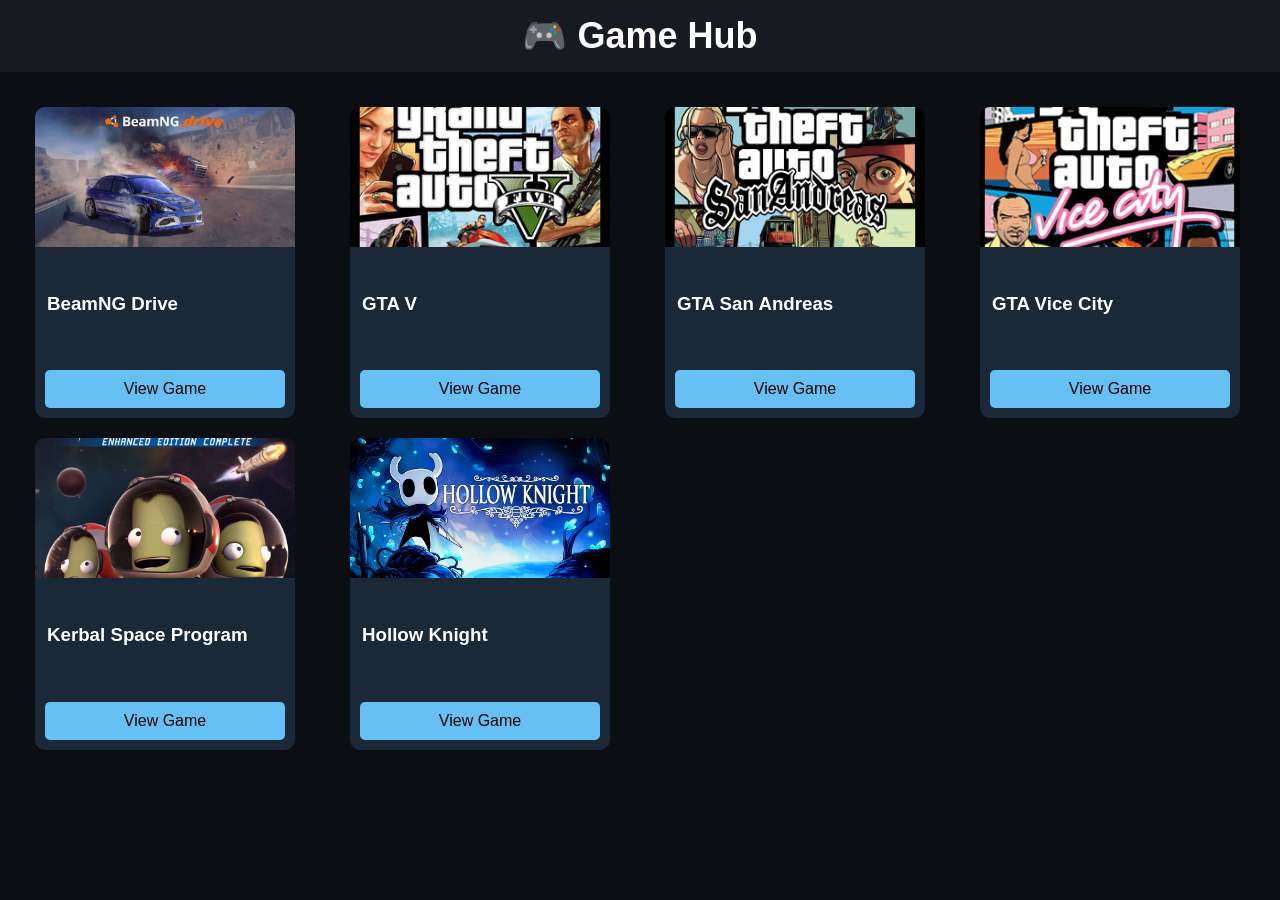
<file: website/index.html>
<!DOCTYPE html>
<html>
<head>
<title>Game Hub</title>
<link rel="stylesheet" href="style.css">
</head>
<body>

<header class="topbar">
  <h2>🎮 Game Hub</h2>
</header>

<div class="container">

<div class="card">
<img src="material/beampic.jpg">
<h3 class='card-content'>BeamNG Drive</h3>
<a class="btn" href="beamng.html">View Game</a>
</div>

<div class="card">
<img src="material/Grand_Theft_Auto_V.png">
<h3 class='card-content'>GTA V</h3>
<a class="btn" href="gtav.html">View Game</a>
</div>

<div class="card">
<img src="material/GTASABOX.jpg">
<h3 class='card-content'>GTA San Andreas</h3>
<a class="btn" href="gtasa.html">View Game</a>
</div>

<div class="card">
<img src="material/Vice-city-cover.jpg">
<h3 class='card-content'>GTA Vice City</h3>
<a class="btn" href="vicecity.html">View Game</a>
</div>

<div class="card">
<img src="material/ksppic.avif">
<h3 class='card-content'>Kerbal Space Program</h3>
<a class="btn" href="ksp.html">View Game</a>
</div>

<div class="card">
<img src="material/hkpic.avif">
<h3 class='card-content'>Hollow Knight</h3>
<a class="btn" href="hk.html">View Game</a>
</div>

</div>
</body>
</html>
</file>
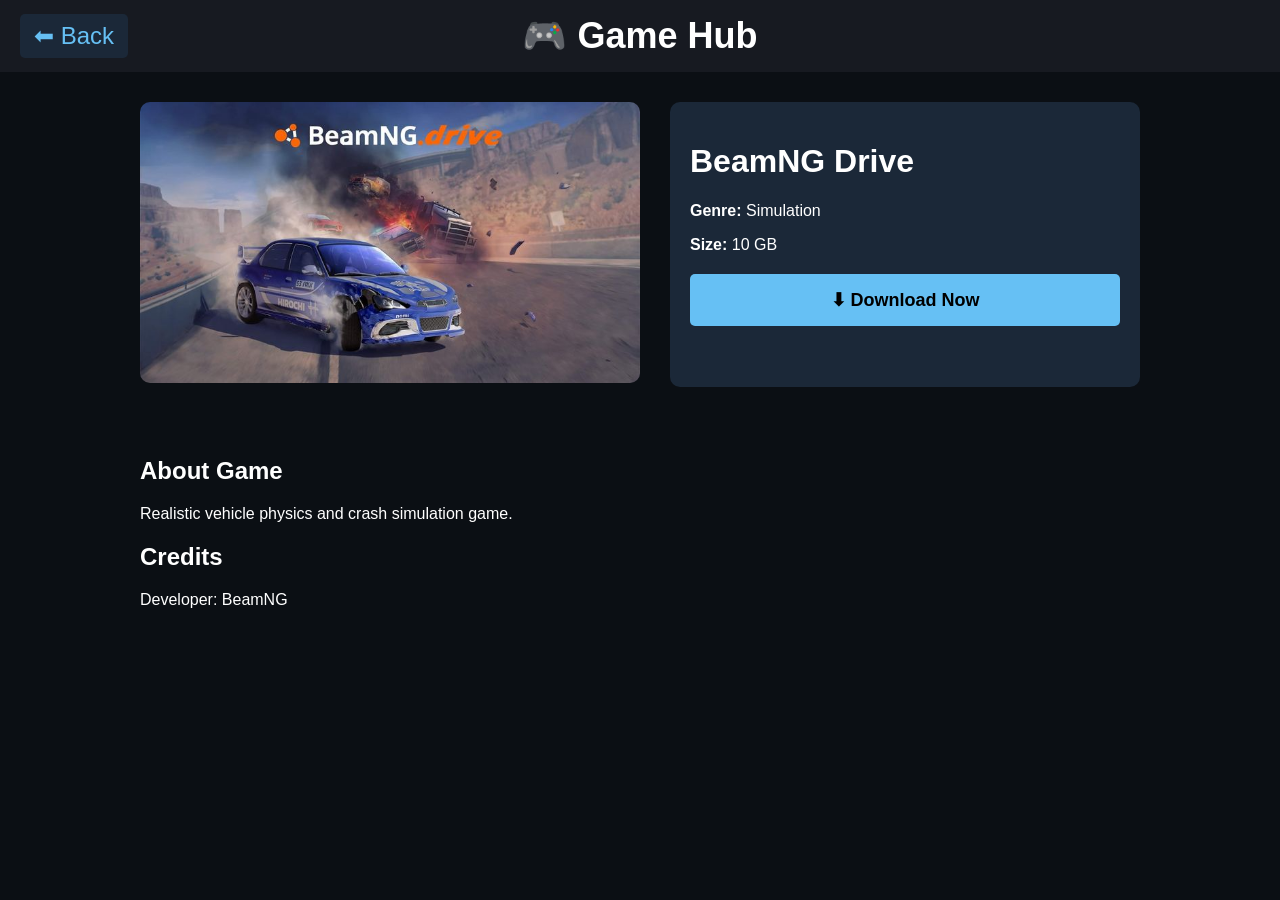
<file: website/beamng.html>
<!DOCTYPE html>
<html>
<head>
<title>BeamNG Drive</title>
<link rel="stylesheet" href="style.css">
</head>
<body>

<header class="topbar">
  <a href="index.html" class="back-btn">⬅ Back</a>
  <h2>🎮 Game Hub</h2>
</header>

<div class="game-container">
  <div class="game-image">
    <img src="material/beampic.jpg">
  </div>

  <div class="game-info">
    <h1>BeamNG Drive</h1>
    <p><b>Genre:</b> Simulation</p>
    <p><b>Size:</b> 10 GB</p>

    <a class="download-btn" href="#">⬇ Download Now</a>
  </div>
</div>

<div class="desc">
  <h2>About Game</h2>
  <p>Realistic vehicle physics and crash simulation game.</p>

  <h2>Credits</h2>
  <p>Developer: BeamNG</p>
</div>

</body>
</html>
</file>
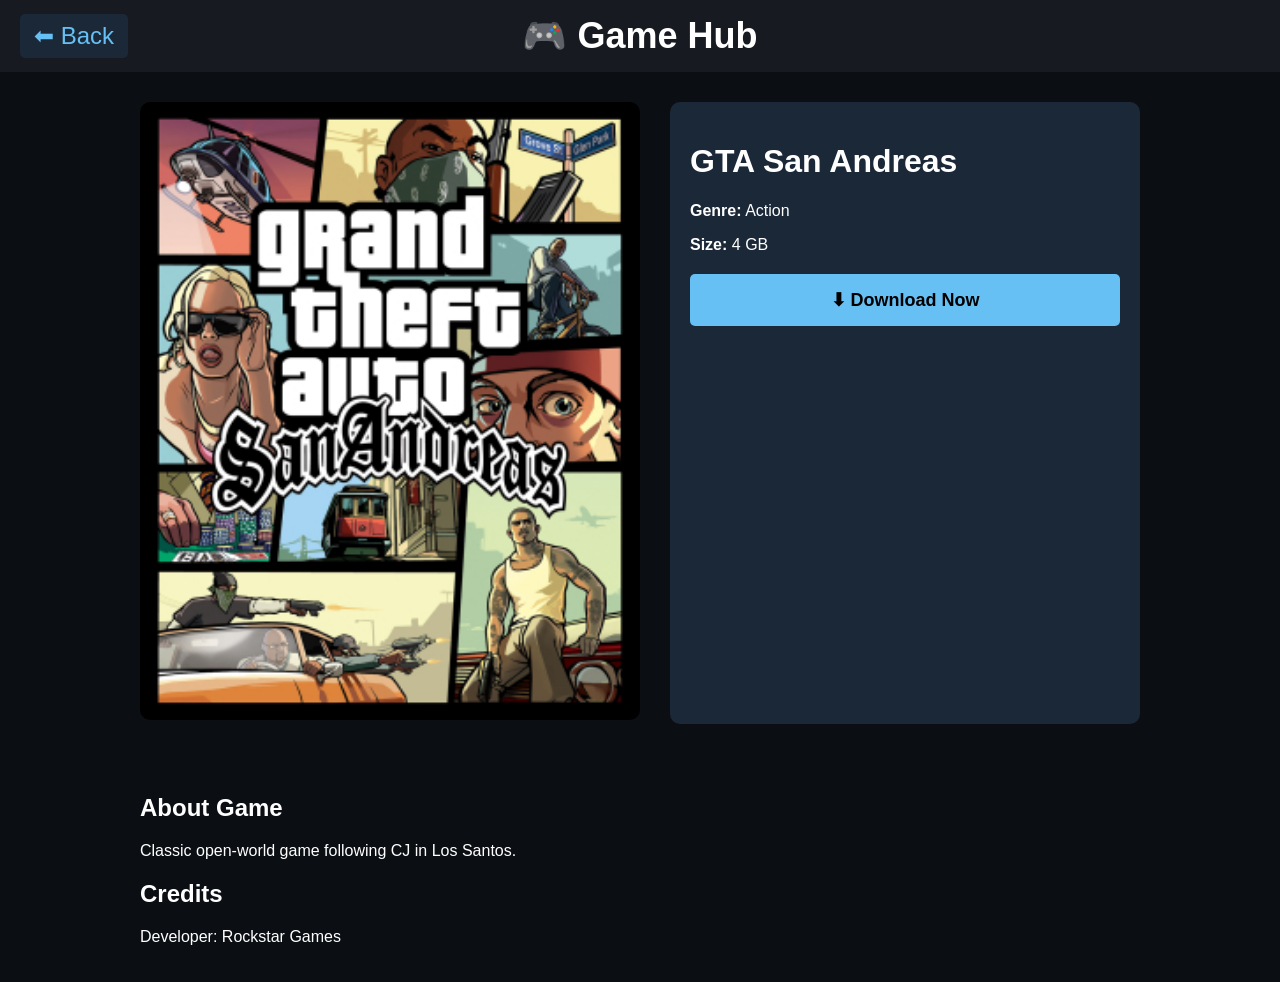
<file: website/gtasa.html>
<!DOCTYPE html>
<html>
<head>
<title>GTA San Andreas</title>
<link rel="stylesheet" href="style.css">
</head>
<body>

<header class="topbar">
  <a href="index.html" class="back-btn">⬅ Back</a>
  <h2>🎮 Game Hub</h2>
</header>

<div class="game-container">
  <div class="game-image">
    <img src="material/GTASABOX.jpg">
  </div>

  <div class="game-info">
    <h1>GTA San Andreas</h1>
    <p><b>Genre:</b> Action</p>
    <p><b>Size:</b> 4 GB</p>

    <a class="download-btn" href="#">⬇ Download Now</a>
  </div>
</div>

<div class="desc">
  <h2>About Game</h2>
  <p>Classic open-world game following CJ in Los Santos.</p>

  <h2>Credits</h2>
  <p>Developer: Rockstar Games</p>
</div>

</body>
</html>
</file>
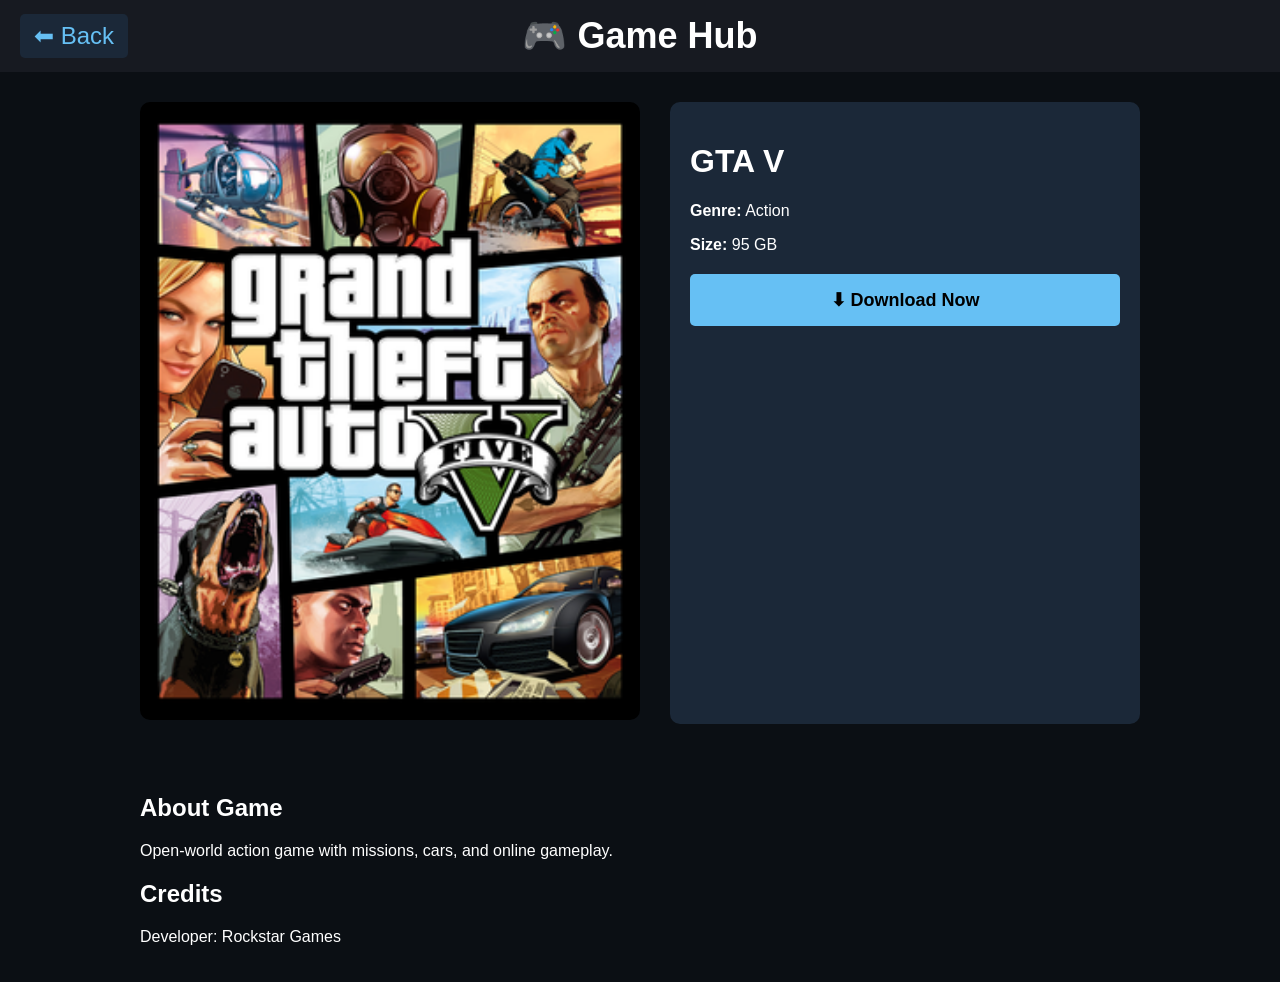
<file: website/gtav.html>
<!DOCTYPE html>
<html>
<head>
<title>Game Page</title>
<link rel="stylesheet" href="style.css">
</head>

<body>

<header class="topbar">
  <a href="index.html" class="back-btn">⬅ Back</a>
  <h2>🎮 Game Hub</h2>
</header>

<div class="game-container">

  <!-- LEFT -->
  <div class="game-image">
    <img src="material/Grand_Theft_Auto_V.png">
  </div>

  <!-- RIGHT -->
  <div class="game-info">
    <h1>GTA V</h1>

    <p><b>Genre:</b> Action</p>
    <p><b>Size:</b> 95 GB</p>
    

    <a class="download-btn" href="YOUR_LINK" target="_blank">
      ⬇ Download Now
    </a>

  </div>

</div>

<!-- DESCRIPTION -->
<div class="desc">
  <h2>About Game</h2>
  <p>Open-world action game with missions, cars, and online gameplay.</p>

  <h2>Credits</h2>
  <p>Developer: Rockstar Games</p>
</div>

</body>
</html>
</file>
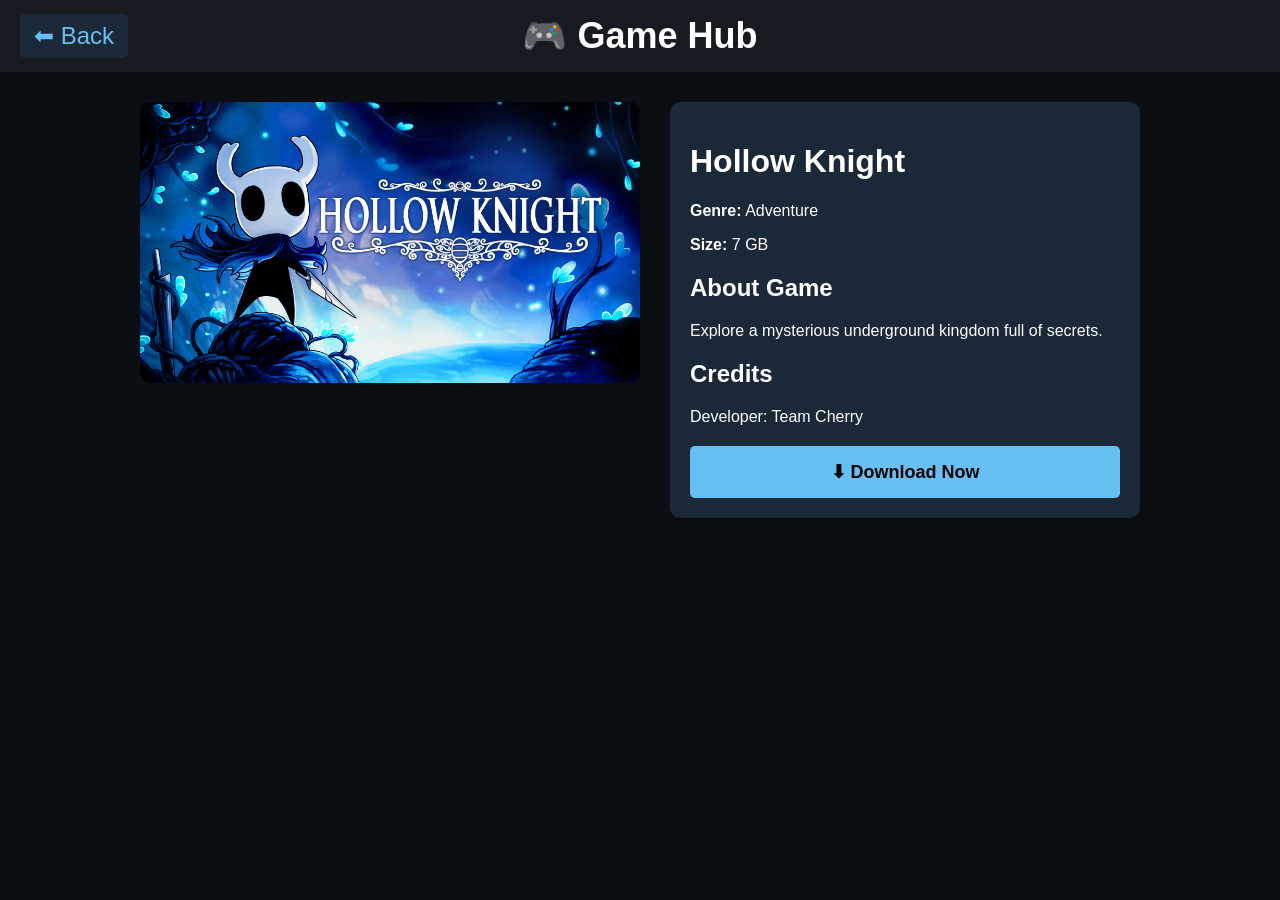
<file: website/hk.html>
<!DOCTYPE html>
<html>
<head>
<title>Hollow Knight</title>
<link rel="stylesheet" href="style.css">
</head>
<body>

    <header class="topbar">
        <a href="index.html" class="back-btn">⬅ Back</a>
        <h2>🎮 Game Hub</h2>
    </header>

    <div class="game-container">
        <div class="game-image">
            <img src="material/hkpic.avif">
        </div>

        <div class="game-info">
            <h1>Hollow Knight</h1>
            <p><b>Genre:</b> Adventure</p>
            <p><b>Size:</b> 7 GB</p>

            <h2>About Game</h2>
            <p>Explore a mysterious underground kingdom full of secrets.</p>

            <h2>Credits</h2>
            <p>Developer: Team Cherry</p>
            

            <a class="download-btn" href="E:\HollowKnight" target="_blank">
                ⬇ Download Now
            </a>
        </div>
    </div>

</body>
</html>
</file>
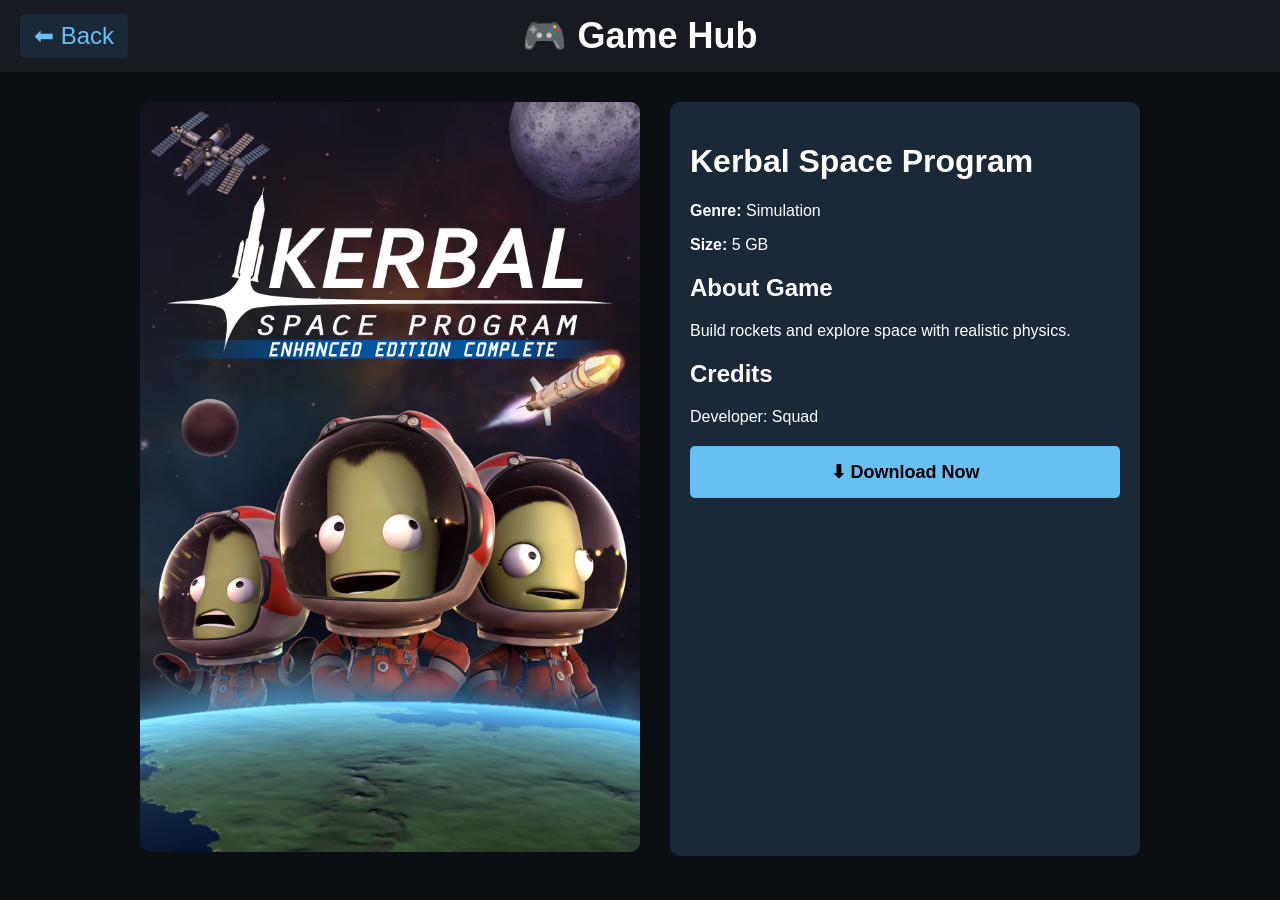
<file: website/ksp.html>
<!DOCTYPE html>
<html>
<head>
<title>KSP</title>
<link rel="stylesheet" href="style.css">
</head>
<body>

<header class="topbar">
  <a href="index.html" class="back-btn">⬅ Back</a>
  <h2>🎮 Game Hub</h2>
</header>

<div class="game-container">
  <div class="game-image">
    <img src="material/ksppic.avif">
  </div>

  <div class="game-info">
    <h1>Kerbal Space Program</h1>
    <p><b>Genre:</b> Simulation</p>
    <p><b>Size:</b> 5 GB</p>

    <h2>About Game</h2>
    <p>Build rockets and explore space with realistic physics.</p>

    <h2>Credits</h2>
    <p>Developer: Squad</p>

    <a class="download-btn" href="#">⬇ Download Now</a>
  </div>
</div>

</body>
</html>
</file>
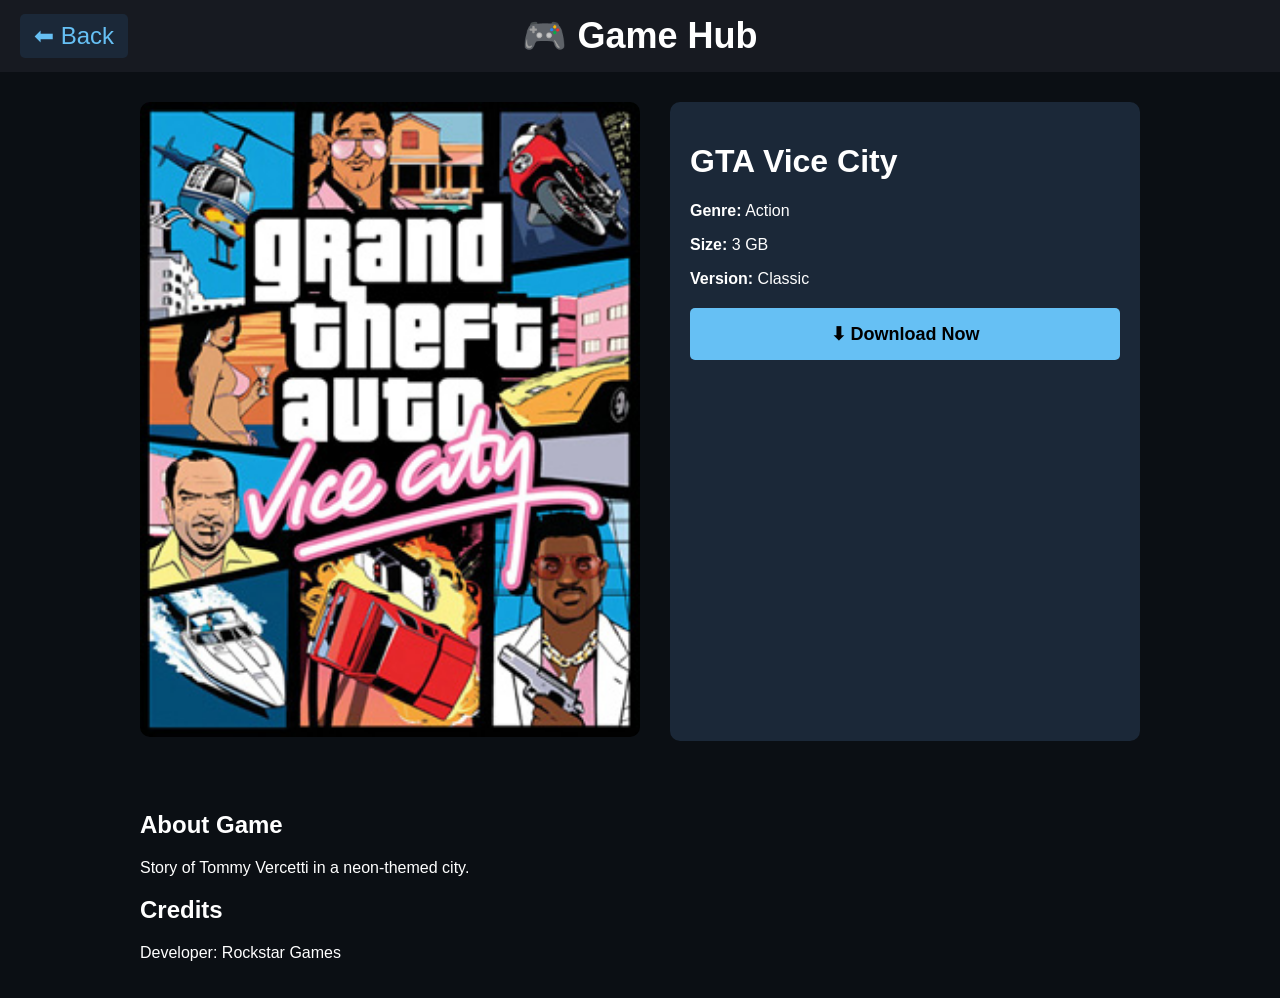
<file: website/vicecity.html>
<!DOCTYPE html>
<html>
<head>
<title>Vice City</title>
<link rel="stylesheet" href="style.css">
</head>
<body>

<header class="topbar">
  <a href="index.html" class="back-btn">⬅ Back</a>
  <h2>🎮 Game Hub</h2>
</header>

<div class="game-container">
  <div class="game-image">
    <img src="material/Vice-city-cover.jpg">
  </div>

  <div class="game-info">
    <h1>GTA Vice City</h1>
    <p><b>Genre:</b> Action</p>
    <p><b>Size:</b> 3 GB</p>
    <p><b>Version:</b> Classic</p>

    <a class="download-btn" href="#">⬇ Download Now</a>
  </div>
</div>

<div class="desc">
  <h2>About Game</h2>
  <p>Story of Tommy Vercetti in a neon-themed city.</p>

  <h2>Credits</h2>
  <p>Developer: Rockstar Games</p>
</div>

</body>
</html>
</file>
<file: website/style.css>
body {
  margin: 0;
  font-family: 'Segoe UI', sans-serif;
  background: #0b0f14;
  color: white;
}
header {
  background: #171a21;
  padding: 15px;
  text-align: center;
  font-size: 24px;
}
.container {
  display: grid;
  grid-template-columns: repeat(auto-fill, minmax(260px, 1fr));
  gap: 20px;
  padding: 20px;
}

.card {
  background: #1b2838;
  margin: 15px;
  border-radius: 10px;
  overflow: hidden;
  width: 260px;
  transition: 0.3s;

  display: flex;
  flex-direction: column;
  justify-content: space-between; /* 🔥 FIX */
  height: 100%;
}

.card img {
  width: 100%;
  height: 140px;       /* 🔥 FIX: uniform size */
  object-fit: cover;   /* 🔥 FIX: no stretching */
}

.card-content {
  padding: 12px;
}
.btn {
  display: inline-block;
  margin: 10px;
  padding: 10px;
  background: #66c0f4;
  color: black;
  text-decoration: none;
  border-radius: 5px;
  text-align:center;
}
.game-container {
  display: flex;
  gap: 30px;
  padding: 30px;
  max-width: 1000px;
  margin: auto;
}

.game-image img {
  width: 500px;
  border-radius: 10px;
}

.game-info {
  background: #1b2838;
  padding: 20px;
  border-radius: 10px;
  flex: 1;
}

.download-btn {
  display: block;
  margin-top: 20px;
  padding: 15px;
  background: #66c0f4;
  color: black;
  text-align: center;
  text-decoration: none;
  border-radius: 5px;
  font-size: 18px;
  font-weight: bold;
  transition: 0.3s;
}

.download-btn:hover {
  background: #417a9b;
  color: white;
}

.desc {
  max-width: 1000px;
  margin: auto;
  padding: 20px;
}
.topbar {
  display: flex;
  align-items: center;
  justify-content: center;
  background: #171a21;
  padding: 15px;

  position: sticky;  /* 🔥 THIS */
  top: 0;            /* stick to top */
  z-index: 1000;     /* stay above everything */
}

.topbar h2 {
  margin: 0;
}

.back-btn {
  position: absolute;
  left: 20px;
  background: #1b2838;
  color: #66c0f4;
  padding: 8px 14px;
  border-radius: 5px;
  text-decoration: none;
  transition: 0.3s;
}

.back-btn:hover {
  background: #66c0f4;
  color: black;
}
</file>
